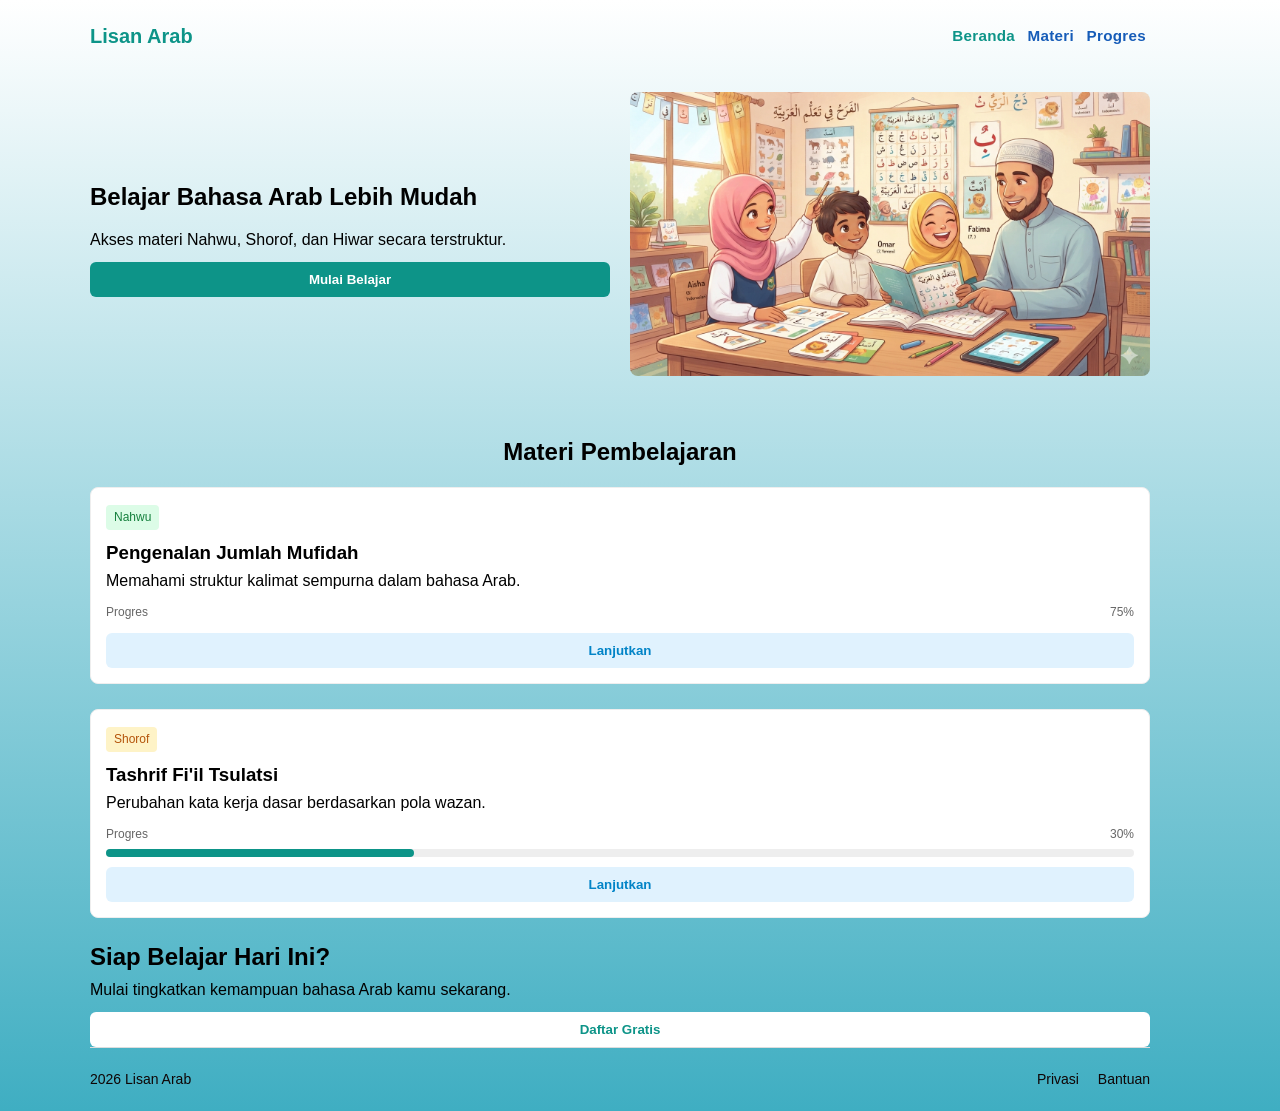
<file: evaluasi bulanan/index.html>
<!DOCTYPE html>
<html lang="en">
<head>
  <meta charset="UTF-8">
  <meta name="viewport" content="width=device-width, initial-scale=1.0">
  <title>belajar bahasa arab </title>
  <link rel="stylesheet" href="css/style.css">
</head>
<body>
   <div class="markaz">
<!-- navbar -->
    <div class="syiar-navbar">
      <a href="#" class="syiar-logo">Lisan Arab</a>
      <div class="thalib-menu">
        <a href="#beranda" class="aktif">Beranda</a>
        <a href="#materi">Materi</a>
        <a href="#progres">Progres</a>
      </div>
    </div>
<!-- materi -->
    <div class="bayan-hero" id="beranda">
      <div class="bayan-teks">
        <h1>Belajar Bahasa Arab Lebih Mudah</h1>
        <p>Akses materi Nahwu, Shorof, dan Hiwar secara terstruktur.</p>
        <button class="zr-btn zr-utama">Mulai Belajar</button>
      </div>
      <div class="bayan-visual">
        <img src="asset/belajar.png" alt="Gambar Belajar">
      </div>
    </div>

    <div class="unwan-judul">
      <h2>Materi Pembelajaran</h2>
    </div>

    <div class="shaf-kartu" id="materi">
      
      <div class="buku-materi">
        <div class="tag tag-nahwu">Nahwu</div>
        <h3>Pengenalan Jumlah Mufidah</h3>
        <p>Memahami struktur kalimat sempurna dalam bahasa Arab.</p>
        <div class="najah-progres">
          <p>Progres</p>
          <p>75%</p>
        </div>
        <div class="gikhath-progres" style="--p: 70%;"></div>
        <button class="zr-btn zr-lembut">Lanjutkan</button>
      </div>

      <div class="buku-materi">
        <div class="tag tag-shorof">Shorof</div>
        <h3>Tashrif Fi'il Tsulatsi</h3>
        <p>Perubahan kata kerja dasar berdasarkan pola wazan.</p>
        <div class="najah-progres">
          <p>Progres</p>
          <p>30%</p>
        </div>
        <div class="khath-progres" style="--p: 30%;"></div>
        <button class="zr-btn zr-lembut">Lanjutkan</button>
      </div>
    </div>

    <div class="da'wah-cta" id="progres">
      <h2>Siap Belajar Hari Ini?</h2>
      <p>Mulai tingkatkan kemampuan bahasa Arab kamu sekarang.</p>
      <button class="zr-btn zr-putih">Daftar Gratis</button>
    </div>

    <!-- footer -->
    <div class="khatimah-footer">
      <p> 2026 Lisan Arab</p>
      <div class="fashilah-grup">
        <a href="#">Privasi</a>
        <a href="#">Bantuan</a>
      </div>
    </div>
   </div>
  
</body>
</html>
</file>
<file: evaluasi bulanan/css/style.css>
* {
  margin: 0;
  padding: 0;
  box-sizing: border-box;
  font-family: sans-serif;
}

body {
  padding-right: 40px;
  background: linear-gradient(white, rgb(63, 174, 194));
  color: black;
  line-height: 1.6;
  
}

a {
  text-decoration: none;
  color: inherit;
}

.markaz {
  max-width: 1100px;
  margin: 0 auto;
  padding: 0 20px;
}

.zr-btn {
  display: block;
  width: 100%;
  padding: 10px;
  border: none;
  border-radius: 6px;
  font-weight: bold;
  cursor: pointer;
  margin-top: 10px;
}

.zr-utama {
  background-color: #0d9488;
  color: #ffffff;
}

.zr-lembut {
  background-color: #e0f2fe;
  color: #0284c7;
}

.zr-putih {
  background-color: #ffffff;
  color: #0d9488;
}

.syiar-navbar {
  display: flex;
  justify-content: space-between;
  align-items: center;
  padding: 20px 0;
}

.syiar-logo {
  font-size: 20px;
  font-weight: bold;
  color: #0d9488;
}

.thalib-menu a {
  color: #165cb8;
    text-decoration: none;         
    padding: 6px 4px;              
    font-weight: 600;
    font-size: 0.95rem;
    letter-spacing: 0.3px;
    transition: all 0.3s ease;
    position: relative;
}

.thalib-menu a::after{
  content: '';
    position: absolute;
    width: 0;
    height: 2px;
    bottom: 0;
    left: 0;
    background-color: #ffd700;
    transition: 0.3s;
}

.thalib-menu a:hover::after{
  width: 100%;
}

.thalib-menu a::after{
  color: #ffd700; 
}

.thalib-menu a.aktif {
  color: #0d9488;
  font-weight: bold;
}

.bayan-hero {
  display: flex;
  align-items: center;
  gap: 20px;
  padding: 20px 0;
}

.bayan-teks,
.bayan-visual {
  flex: 1;
}

.bayan-hero h1 {
  font-size: 24px;
  margin-bottom: 10px;
}

.bayan-visual img {
  width: 100%;
  border-radius: 8px;
}

.unwan-judul {
  margin: 30px 0 15px;
  text-align: center;
}

.shaf-kartu {
  display: flex;
  flex-direction: column;
  gap: 15px;
}

.buku-materi {
  background-color: #ffffff;
  padding: 15px;
  margin-bottom: 10px;
  border-radius: 8px;
  border: 1px solid #eeeeee;
}

.tag {
  display: inline-block;
  padding: 3px 8px;
  font-size: 12px;
  border-radius: 4px;
  margin-bottom: 8px;
}

.tag-nahwu {
  background-color: #dcfce7;
  color: #15803d;
}

.tag-shorof {
  background-color: #fef3c7;
  color: #b45309;
}

.najah-progres {
  display: flex;
  justify-content: space-between;
  font-size: 12px;
  color: #666666;
  margin-top: 10px;
}

.khath-progres {
  background-color: #eeeeee;
  height: 8px;
  border-radius: 4px;
  margin-top: 5px;
}

.khath-progres::after {
  content: '';
  display: block;
  height: 100%;
  width: var(--p, 0%);
  background-color: #0d9488;
  border-radius: 4px;
}

.dawah-cta {
  background-color: #0d9488;
  color: #ffffff;
  text-align: center;
  padding: 25px;
  margin: 30px 0;
  border-radius: 8px;
}
h2{
  margin-top: 10px;
}

.khatimah-footer {
  display: flex;
  justify-content: space-between;
  padding: 20px 0;
  border-top: 1px solid #dddddd;
  font-size: 14px;
  color: #0f0505;
}

.fashilah-grup a {
  margin-left: 15px;
}

@media (max-width: 600px) {
  .syiar-navbar,
  .bayan-hero,
  .khatimah-footer {
    flex-direction: column;
    text-align: center;
    gap: 15px;
  }

  .thalib-menu a,
  .fashilah-grup a {
    margin: 0 8px;
  }
}
</file>
